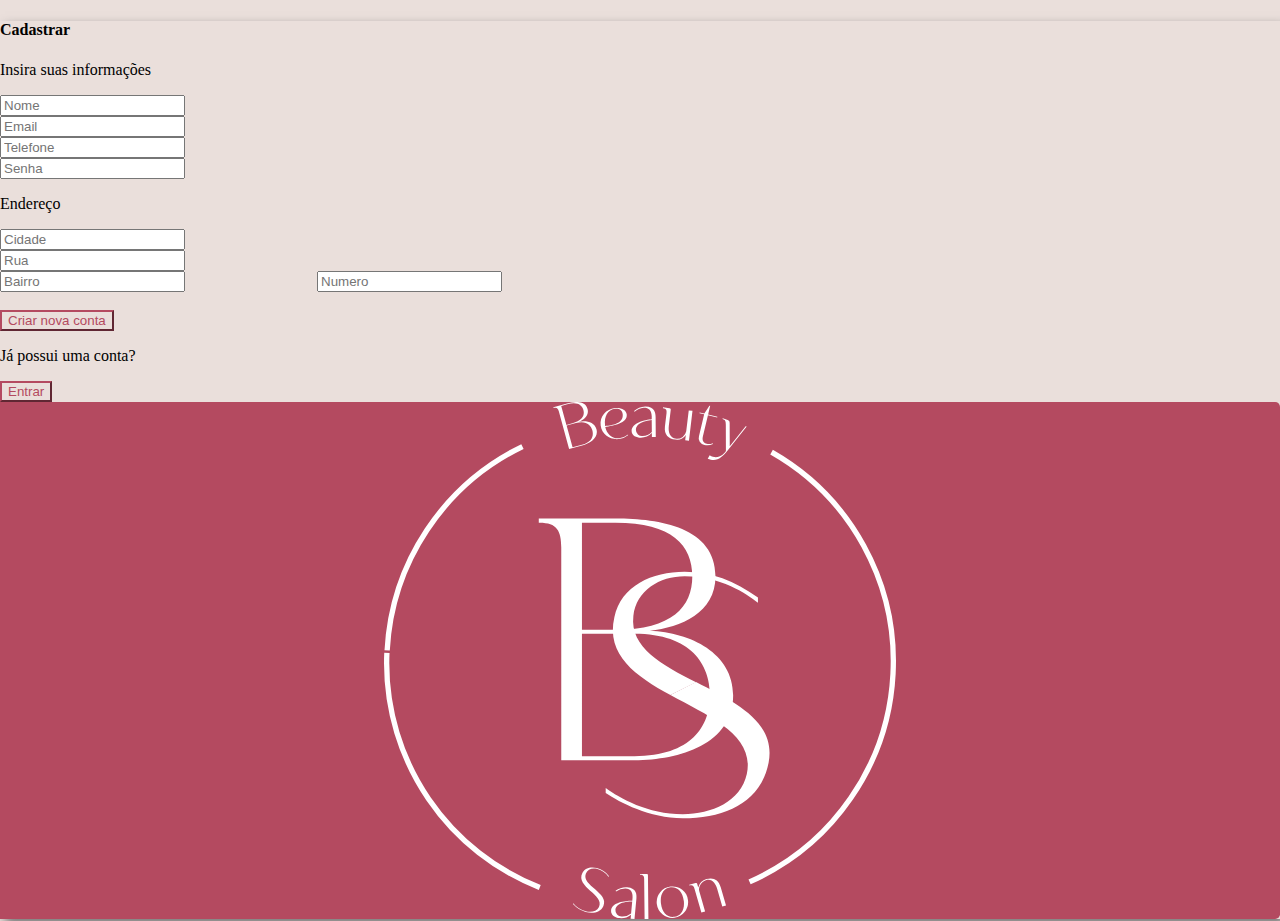
<file: Paginas/Cadastro/index.html>
<!DOCTYPE html>
<html lang="en">

<head>
    <meta charset="UTF-8">
    <meta http-equiv="X-UA-Compatible" content="IE=edge">
    <meta name="viewport" content="width=device-width, initial-scale=1.0">
    <title>Beauty Salon - Cadastro</title>
    <link rel="shortcut icon" href="Logo/Letra.svg">
    <link rel="stylesheet" href="css/style.css">
    <link href="https://cdn.jsdelivr.net/npm/bootstrap@5.0.2/dist/css/bootstrap.min.css" rel="stylesheet" integrity="sha384-EVSTQN3/azprG1Anm3QDgpJLIm9Nao0Yz1ztcQTwFspd3yD65VohhpuuCOmLASjC" crossorigin="anonymous">
    <script src="https://cdn.jsdelivr.net/npm/bootstrap@5.0.2/dist/js/bootstrap.bundle.min.js" integrity="sha384-MrcW6ZMFYlzcLA8Nl+NtUVF0sA7MsXsP1UyJoMp4YLEuNSfAP+JcXn/tWtIaxVXM" crossorigin="anonymous">
    </script>

    <!--Letra-->
    <link href="https://fonts.googleapis.com/css?family=Crimson+Text:400,400i,600|Montserrat:200,300,400" rel="stylesheet">

    <!--Link Redicerionar-->
    <script src="/jsRedireciona.js"></script>

</head>

<body>

    <section class="h-100 gradient-form" style="background-color: #eadfdb;">
        <div class="container py-5 h-100">
            <div class="row d-flex justify-content-center align-items-center h-100">
                <div class="col-xl-10">
                    <div class="card rounded-3 text-black" id="sombra">
                        <div class="row g-0">
                            <div class="col-lg-6">
                                <div class="card-body p-md-5 mx-md-4">

                                    <div class="text-center">

                                        <h4 class="mt-1 mb-5 pb-1"><b> Cadastrar</b></h4>
                                    </div>

                                    <form method="post" action="../BancoDeDados/cadastro.php">



                                        <p>Insira suas informações</p>

                                        <div class="form-outline mb-4">
                                            <input type="text" id="nome" class="form-control" placeholder="Nome" name="nome" />
                                        </div>
                                        <div class="form-outline mb-4">
                                            <input type="email" id="email" class="form-control" placeholder="Email" name="email" />
                                        </div>
                                        <div class="form-outline mb-4">
                                            <input type="tel" id="telefone" class="form-control" placeholder="Telefone" name="tel" />
                                        </div>
                                        <div class="form-outline mb-4">
                                            <input type="password" id="senha" class="form-control" placeholder="Senha" name="senha" />
                                        </div>


                                        <p>Endereço</p>
                                        <div class="form-outline mb-4">
                                            <input type="text" id="cidade" class="form-control" placeholder="Cidade" name="city" />
                                        </div>

                                        <div class="form-outline mb-4">
                                            <input type="text" id="cidade" class="form-control" placeholder="Rua" name="rua" />
                                        </div>
                                        <div class="input-group">

                                            <input type="text" id="bairro" class="form-control" placeholder="Bairro" style=" margin: auto; margin-right: 10%;" name="bairro" />


                                            <input type="number" id="numendereco" class="form-control" placeholder="Numero" style=" margin: auto;" name="numCasa" />
                                        </div>
                                        <br>

                                        <div class="text-center pt-1 mb-5 pb-1">
                                            <button class="btn btn" type="submit" id="colorButton"> Criar nova
                                                conta</button>
                                        </div>

                                        <div class="d-flex align-items-center justify-content-center pb-4">
                                            <p class="mb-0 me-2">Já possui uma conta?</p>
                                            <button type="button" id="colorButton" class="btn btn" onclick="login()">Entrar</button>
                                        </div>

                                    </form>


                                </div>
                            </div>
                            <div class="col-lg-6 d-flex align-items-center gradient-custom-2">
                                <div id="divlogo">
                                    <img src="img/LogoBranca.svg" style="width: 40%" alt="logo">

                                </div>
                            </div>
                        </div>
                    </div>
                </div>
            </div>
        </div>
    </section>

    <script>
        function login() {
            window.location.href = "../Login/index.html"
        }
    </script>


</body>

</html>
</file>
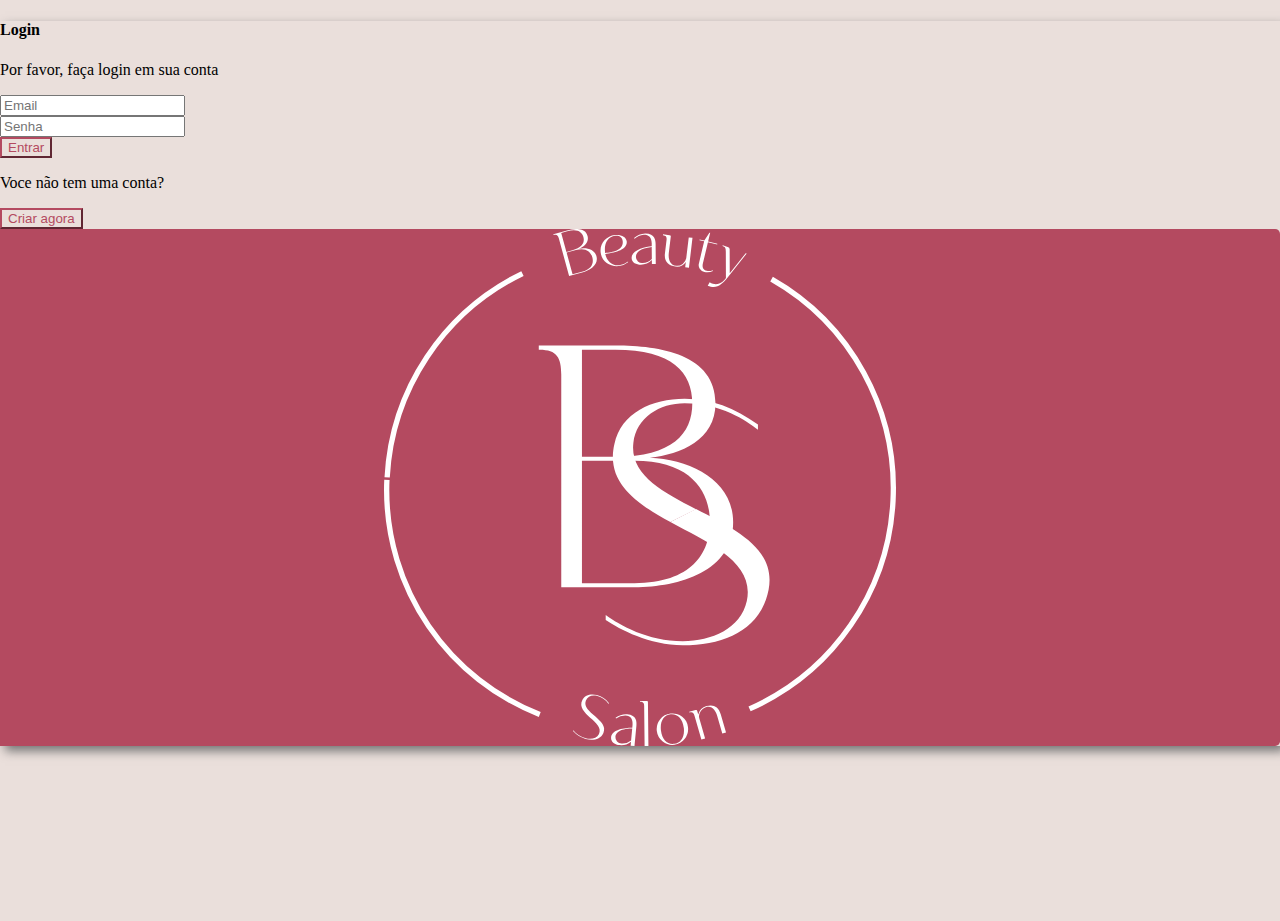
<file: Paginas/Login/index.html>
<!DOCTYPE html>
<html lang="en">

<head>
    <meta charset="UTF-8">
    <meta http-equiv="X-UA-Compatible" content="IE=edge">
    <meta name="viewport" content="width=device-width, initial-scale=1.0">
    <title>Beauty Salon - Login</title>
    <link rel="shortcut icon" href="Logo/Letra.svg">
    <link rel="stylesheet" href="css/style.css">
    <link href="https://cdn.jsdelivr.net/npm/bootstrap@5.0.2/dist/css/bootstrap.min.css" rel="stylesheet" integrity="sha384-EVSTQN3/azprG1Anm3QDgpJLIm9Nao0Yz1ztcQTwFspd3yD65VohhpuuCOmLASjC" crossorigin="anonymous">
    <script src="https://cdn.jsdelivr.net/npm/bootstrap@5.0.2/dist/js/bootstrap.bundle.min.js" integrity="sha384-MrcW6ZMFYlzcLA8Nl+NtUVF0sA7MsXsP1UyJoMp4YLEuNSfAP+JcXn/tWtIaxVXM" crossorigin="anonymous">
    </script>


    <!--Letra-->
    <link href="https://fonts.googleapis.com/css?family=Crimson+Text:400,400i,600|Montserrat:200,300,400" rel="stylesheet">
    <script src="/jsRedireciona.js"></script>

</head>

<body>

    <section class="h-100 gradient-form" style="background-color: #eadfdb;">
        <div class="container py-5 h-100">
            <div class="row d-flex justify-content-center align-items-center h-100">
                <div class="col-xl-10">
                    <div class="card rounded-3 text-black" id="sombra">
                        <div class="row g-0">
                            <div class="col-lg-6">
                                <div class="card-body p-md-5 mx-md-4">

                                    <div class="text-center">

                                        <h4 class="mt-1 mb-5 pb-1"><b> Login </b></h4>
                                    </div>

                                    <form method="post" action="../BancoDeDados/logar.php">
                                        <p>Por favor, faça login em sua conta</p>

                                        <div class="form-outline mb-4">

                                            <input type="email" id="form2Example11" class="form-control" placeholder="Email" name="emailLogado" />

                                        </div>

                                        <div class="form-outline mb-4">

                                            <input type="password" id="form2Example22" class="form-control" placeholder="Senha" name="senhaLogado" />

                                        </div>

                                        <div class="text-center pt-1 mb-5 pb-1">
                                            <button class="btn btn" type="submit" id="colorButton"> Entrar</button>
                                        </div>

                                        <div class="d-flex align-items-center justify-content-center pb-4">
                                            <p class="mb-0 me-2">Voce não tem uma conta?</p>
                                            <button type="button" id="colorButton" class="btn btn" onclick="mudarCadastro()">Criar
                                                agora</button>
                                        </div>

                                    </form>

                                </div>
                            </div>
                            <div class="col-lg-6 d-flex align-items-center gradient-custom-2">
                                <div id="divlogo">
                                    <img src="img/LogoBranca.svg" style="width: 40%" alt="logo">

                                </div>
                            </div>
                        </div>
                    </div>
                </div>
            </div>
        </div>
    </section>

    <script>
        function mudarCadastro() {
            window.location.href = "../Cadastro/index.html"
        }
    </script>


</body>

</html>
</file>
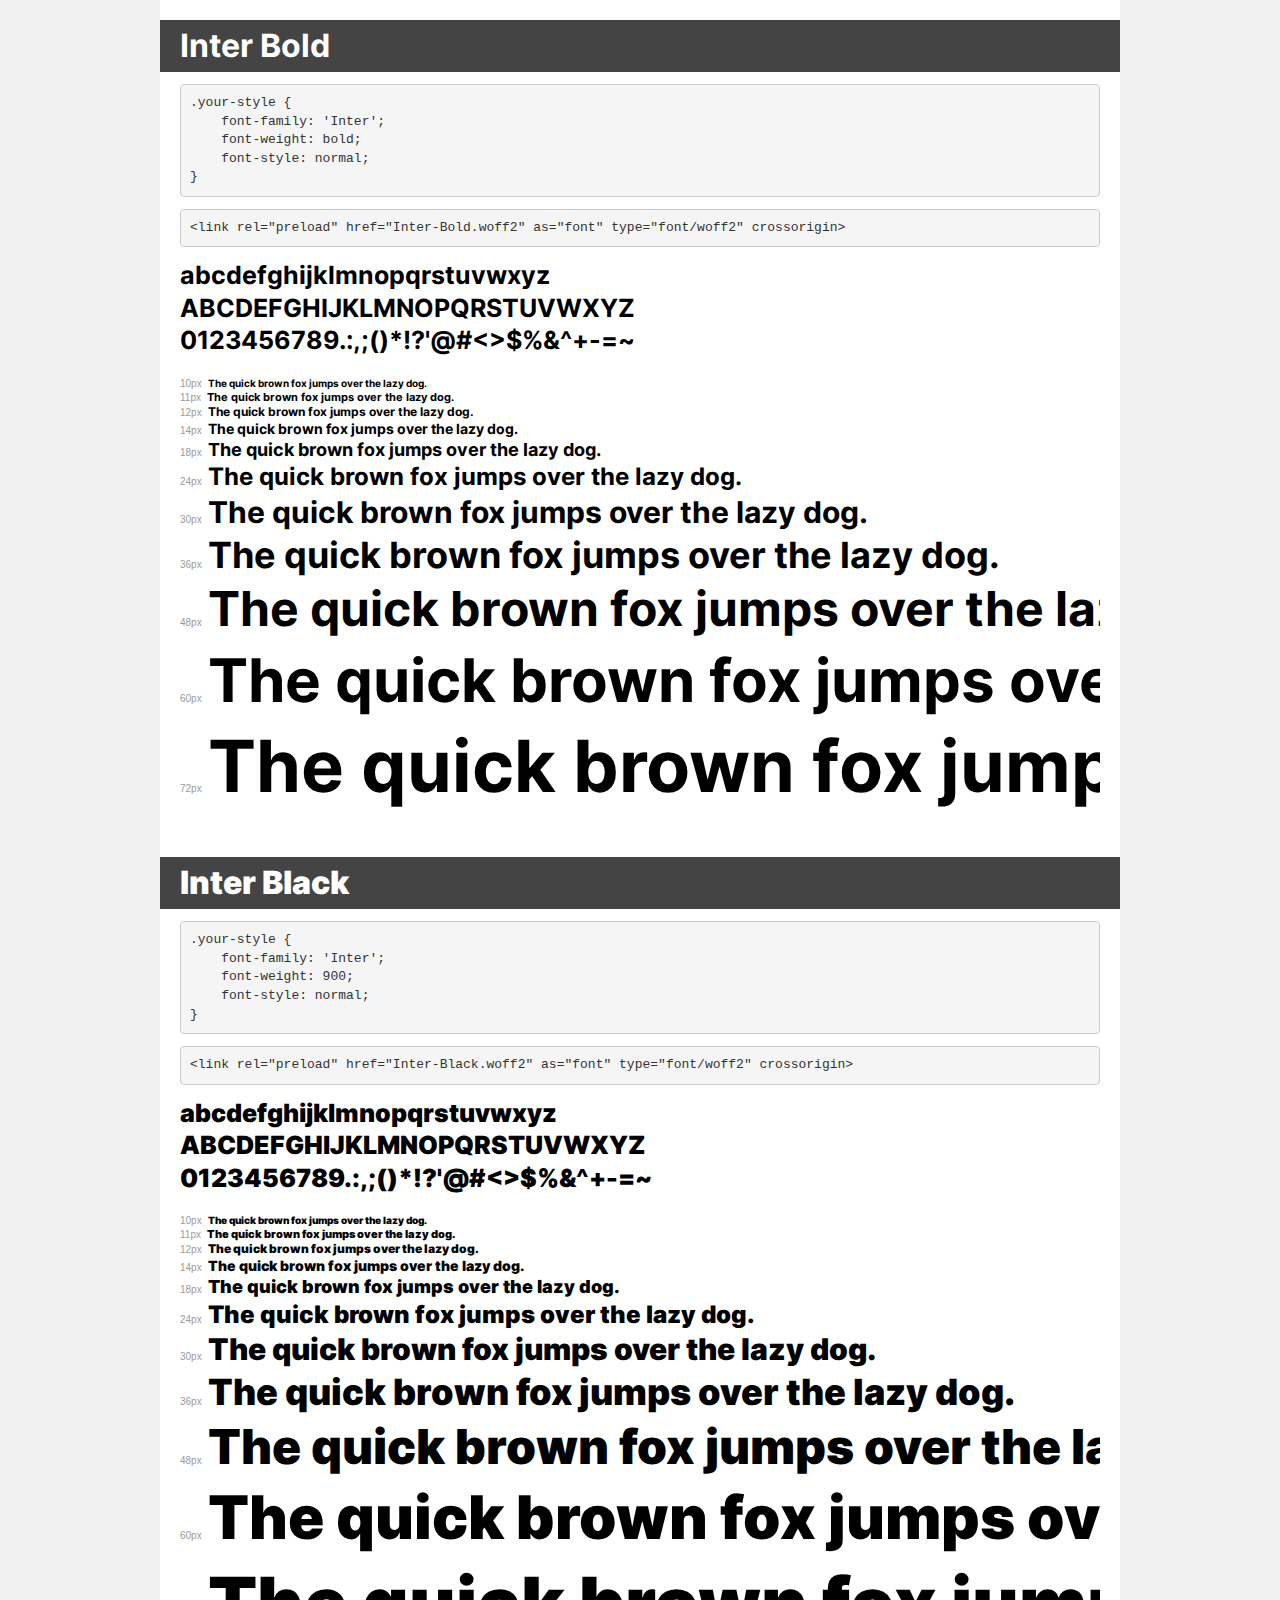
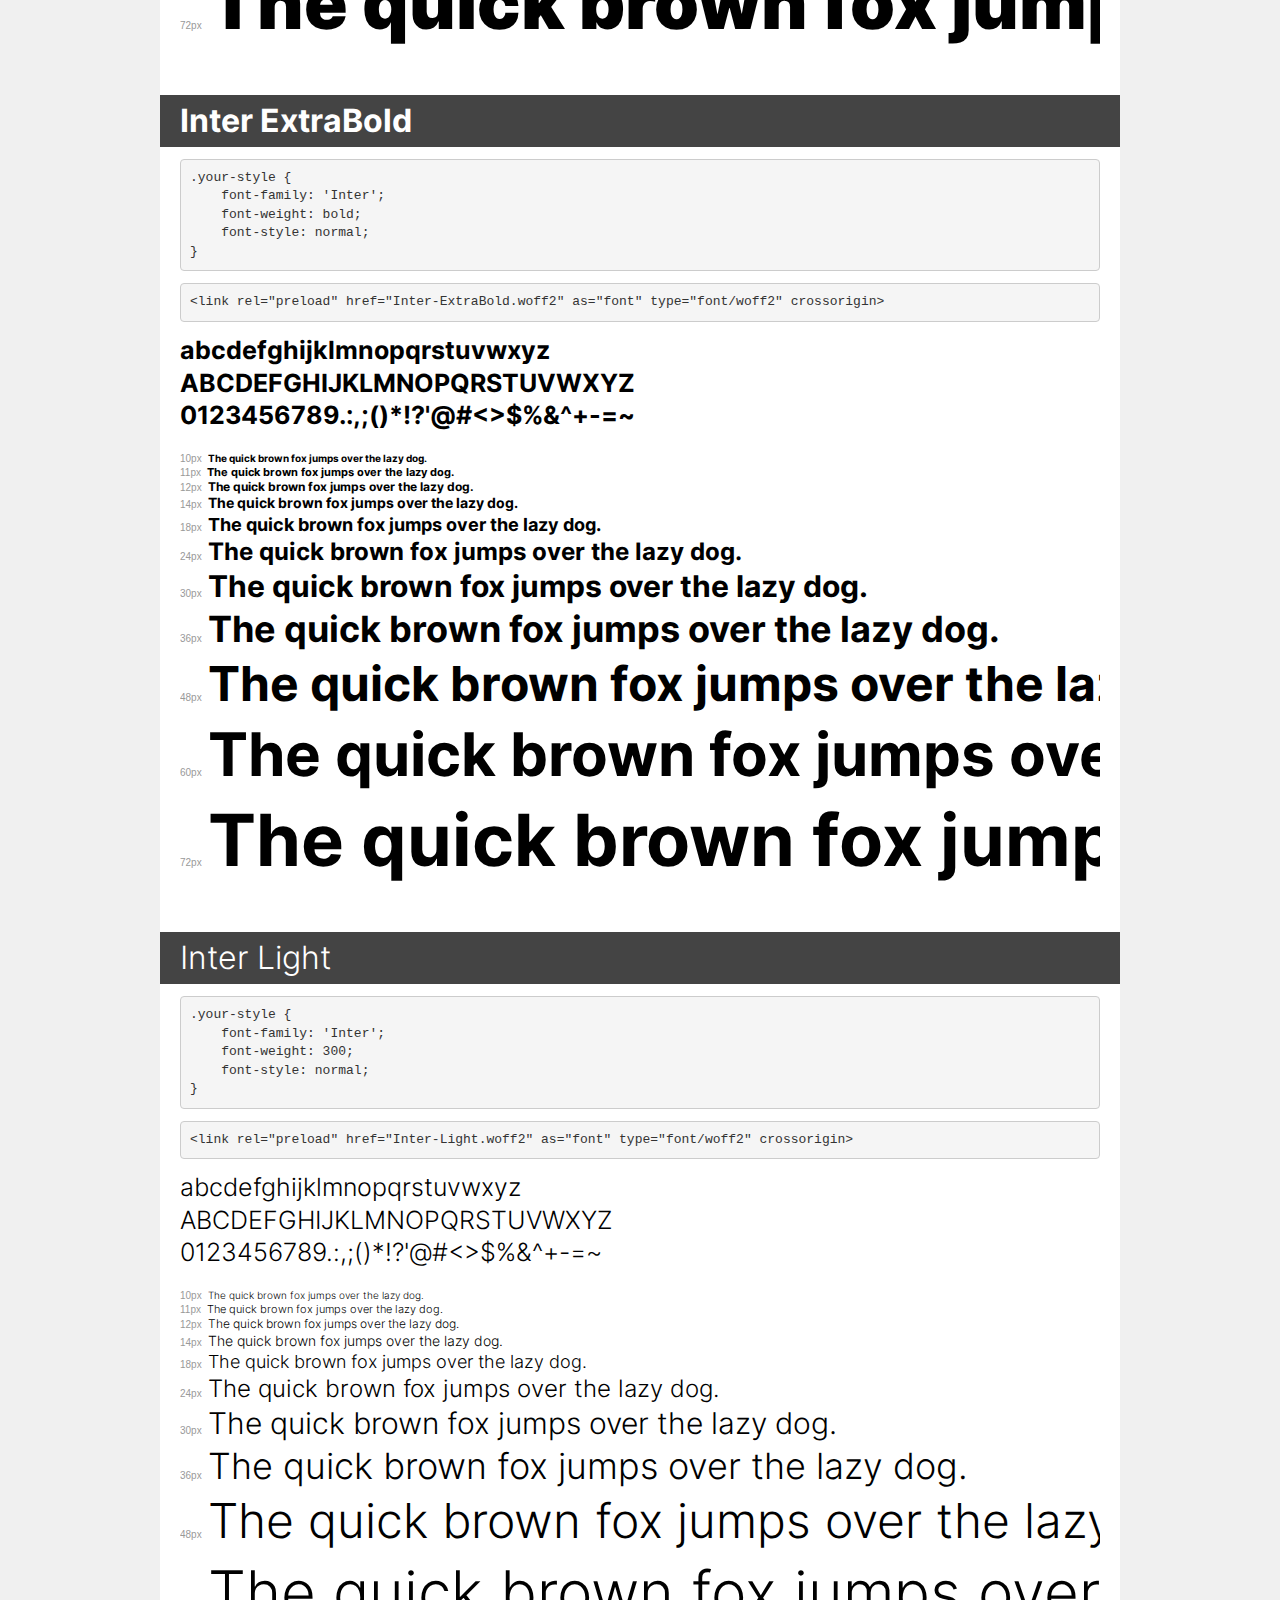
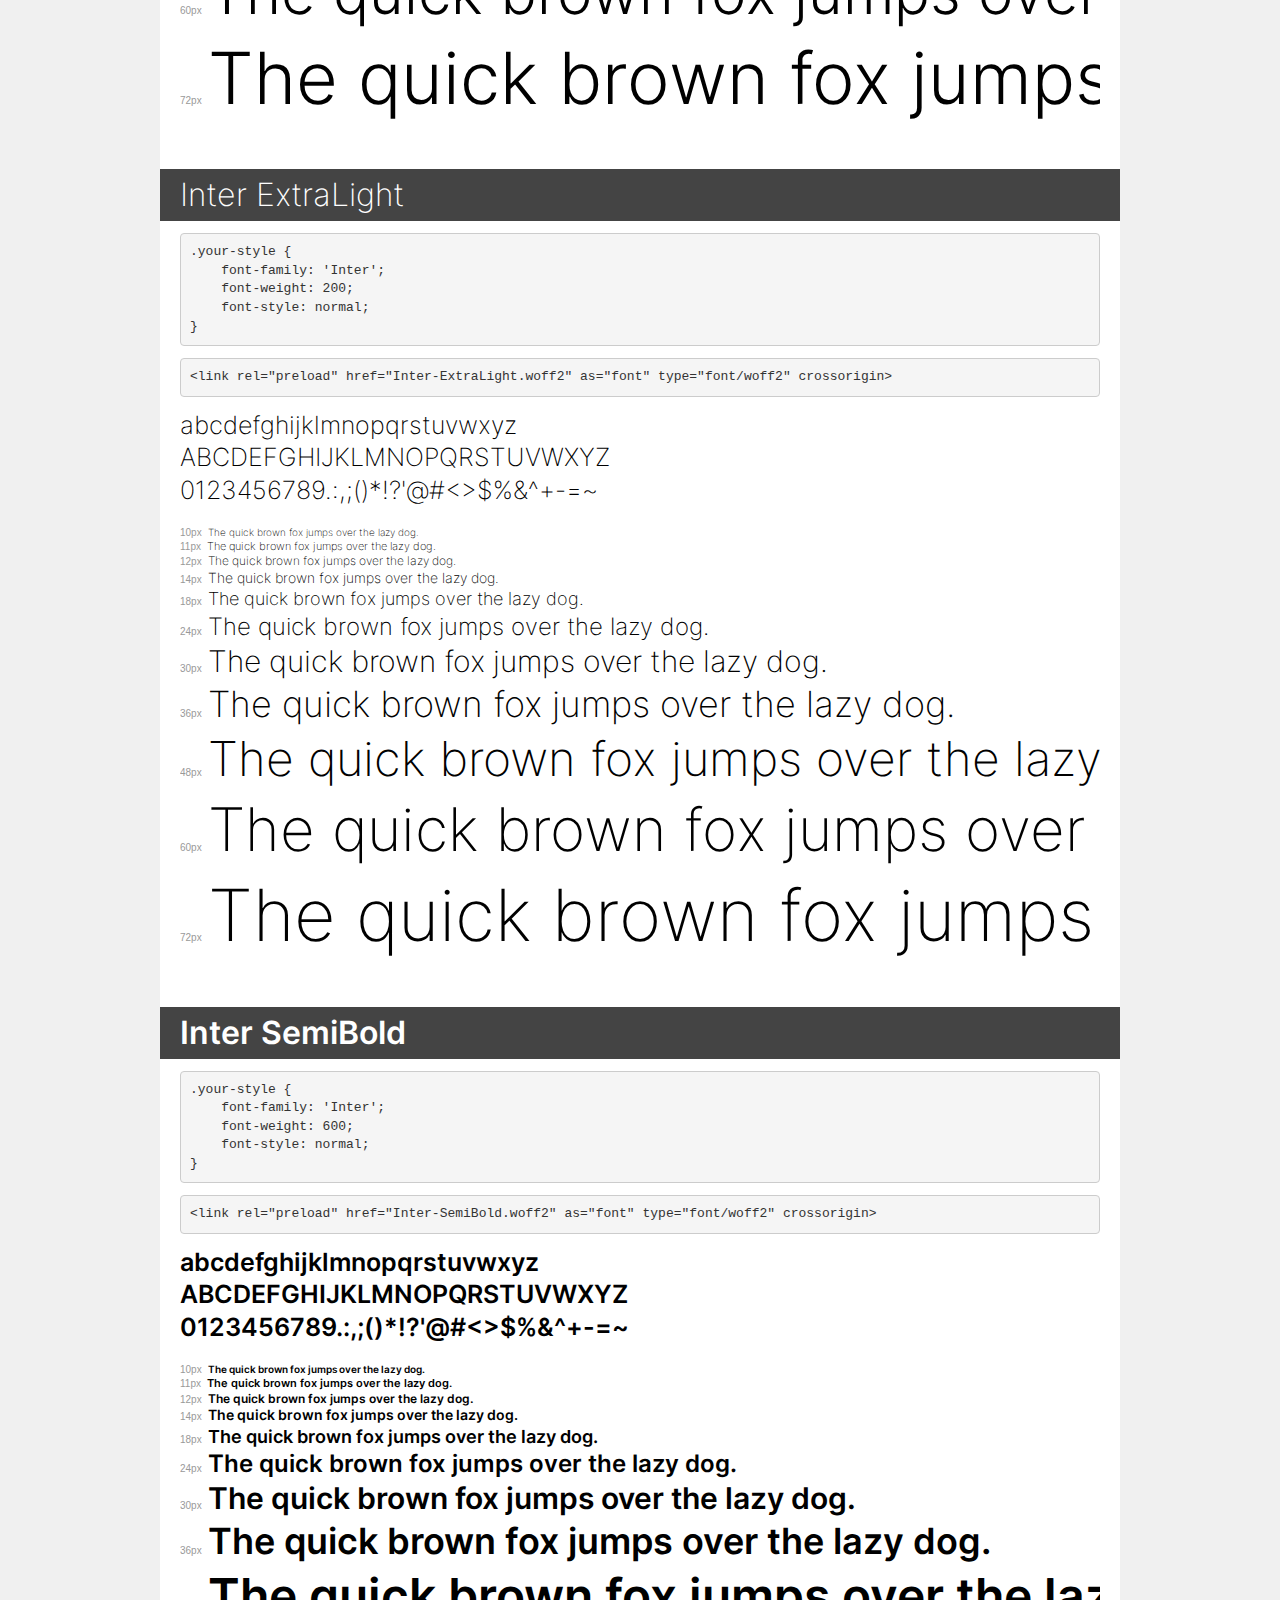
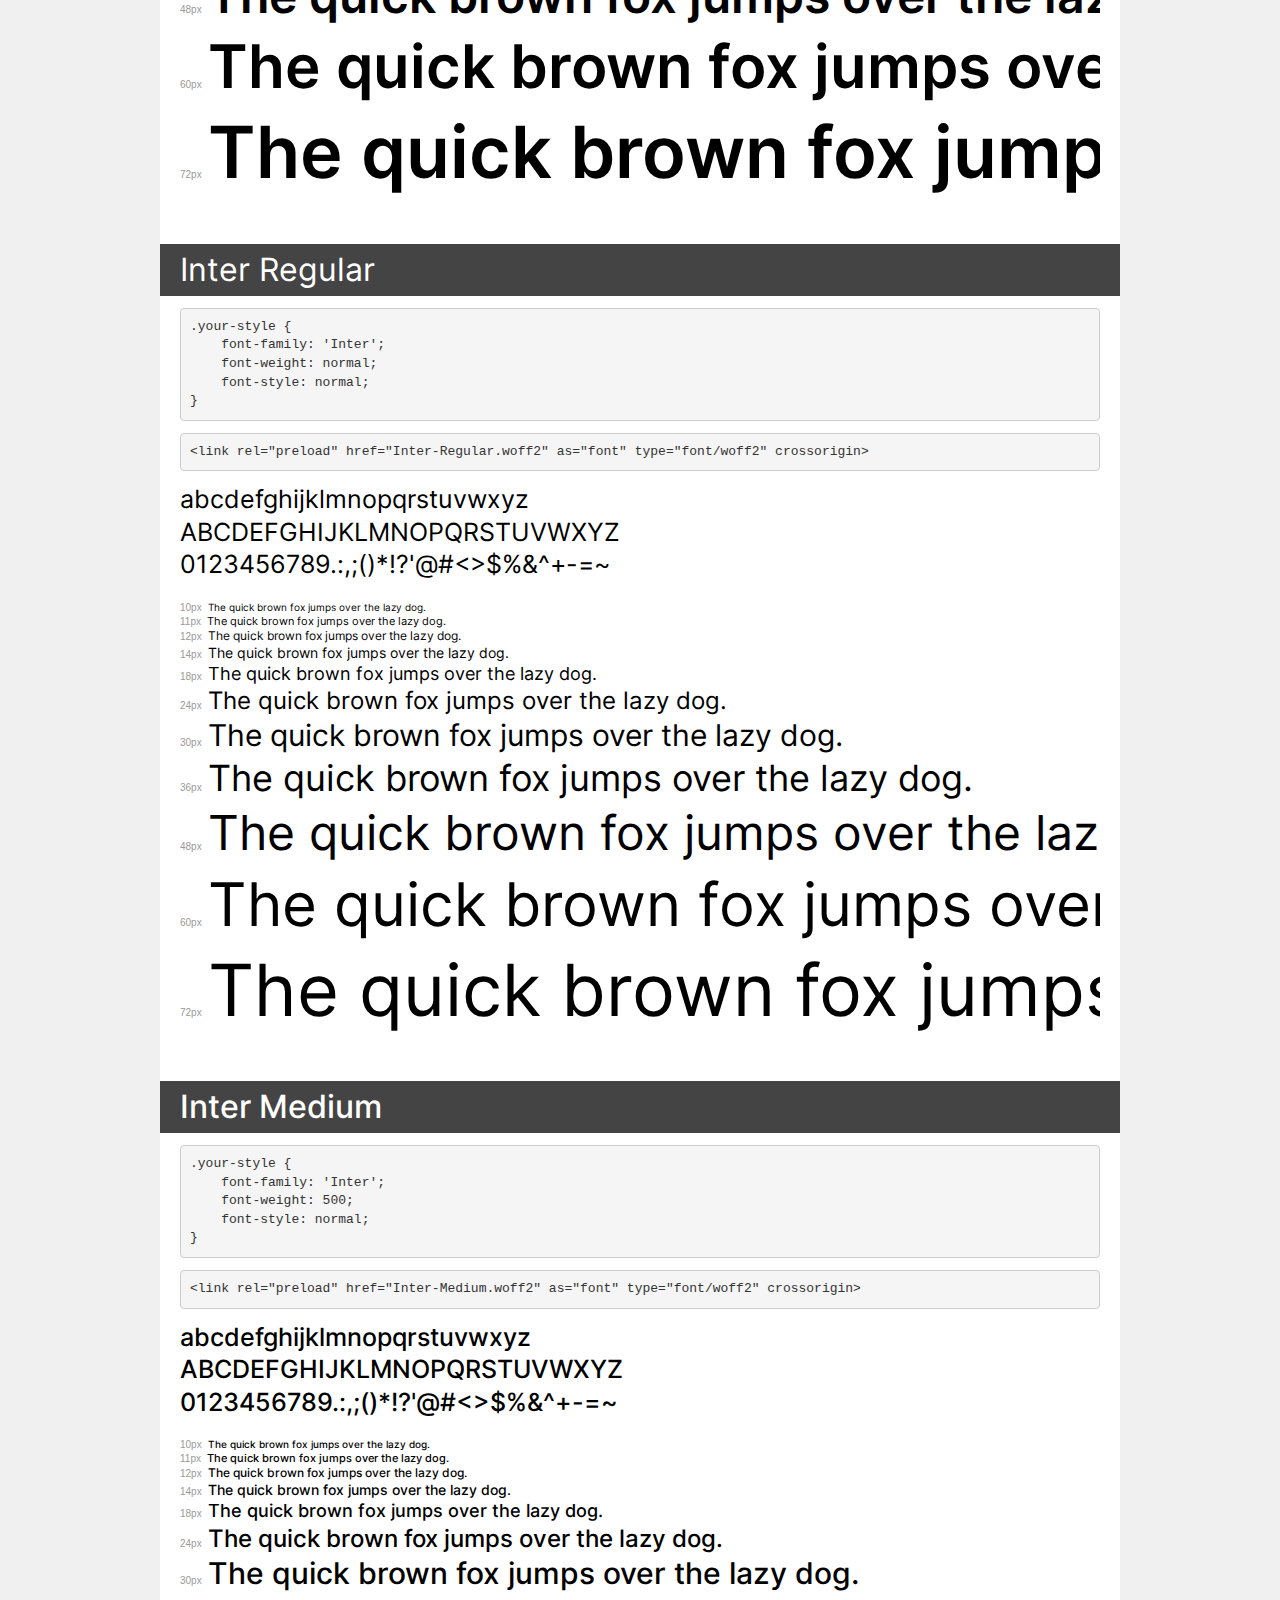
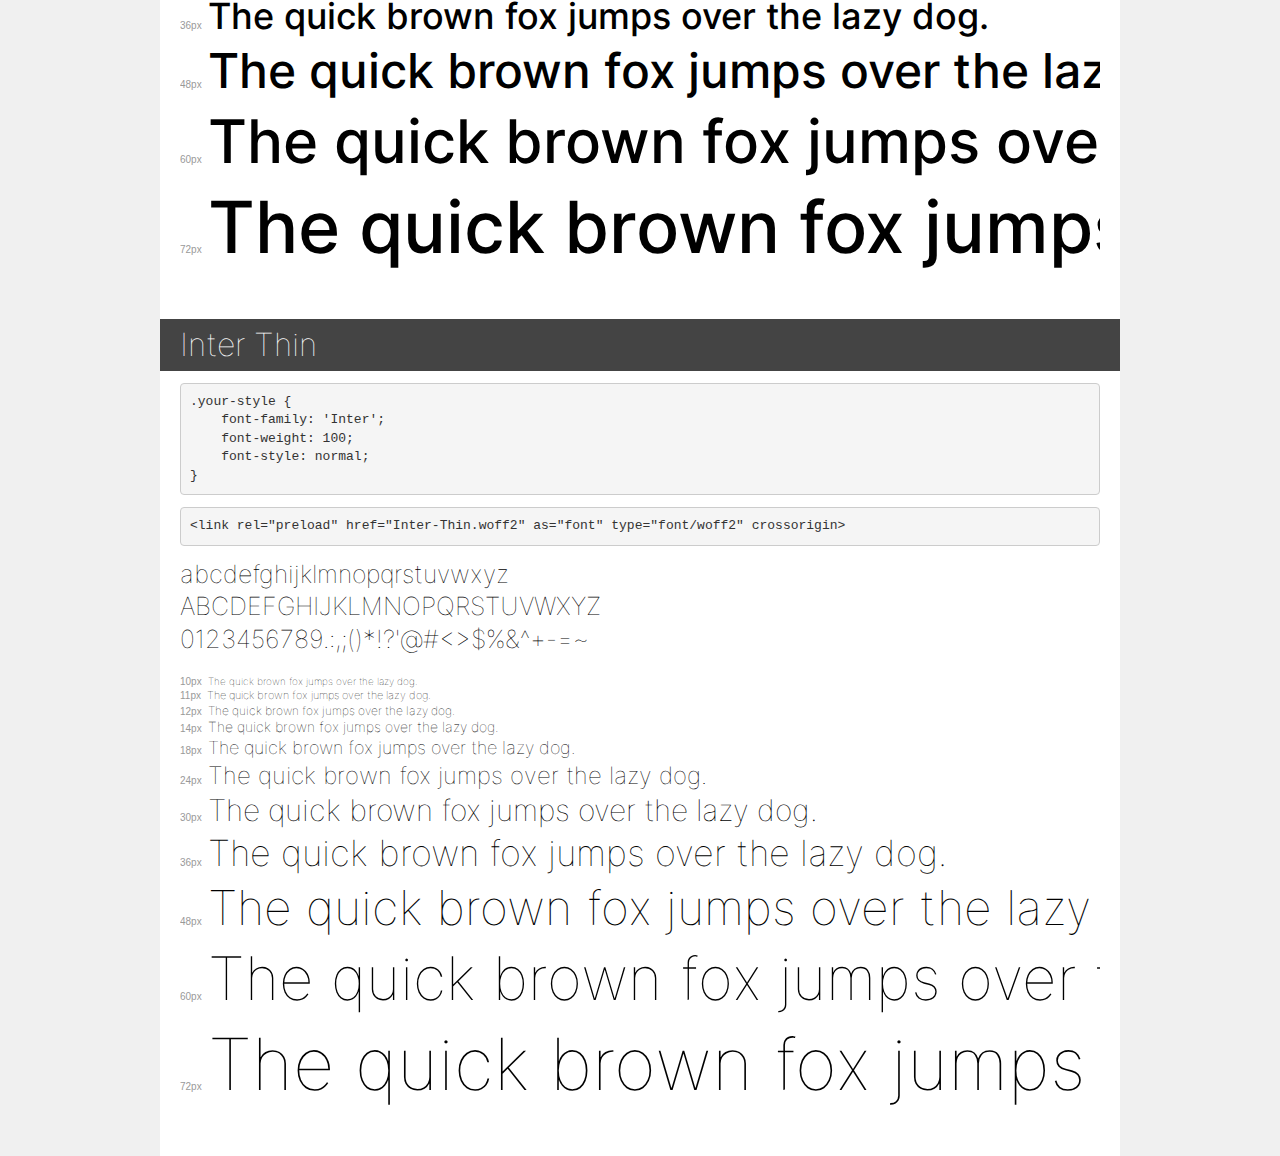
<file: Paginas/PaginaControle/Home/fonts/demo.html>
<!DOCTYPE html>
<html lang="en">
<head>
    <meta charset="utf-8">
    <meta http-equiv="X-UA-Compatible" content="IE=edge">
    <meta name="viewport" content="width=device-width, initial-scale=1">
    <meta name="robots" content="noindex, noarchive">
    <meta name="format-detection" content="telephone=no">
    <title>Transfonter demo</title>
    <link href="stylesheet.css" rel="stylesheet">
    <style>
        /*
        http://meyerweb.com/eric/tools/css/reset/
        v2.0 | 20110126
        License: none (public domain)
        */
        html, body, div, span, applet, object, iframe,
        h1, h2, h3, h4, h5, h6, p, blockquote, pre,
        a, abbr, acronym, address, big, cite, code,
        del, dfn, em, img, ins, kbd, q, s, samp,
        small, strike, strong, sub, sup, tt, var,
        b, u, i, center,
        dl, dt, dd, ol, ul, li,
        fieldset, form, label, legend,
        table, caption, tbody, tfoot, thead, tr, th, td,
        article, aside, canvas, details, embed,
        figure, figcaption, footer, header, hgroup,
        menu, nav, output, ruby, section, summary,
        time, mark, audio, video {
            margin: 0;
            padding: 0;
            border: 0;
            font-size: 100%;
            font: inherit;
            vertical-align: baseline;
        }
        /* HTML5 display-role reset for older browsers */
        article, aside, details, figcaption, figure,
        footer, header, hgroup, menu, nav, section {
            display: block;
        }
        body {
            line-height: 1;
        }
        ol, ul {
            list-style: none;
        }
        blockquote, q {
            quotes: none;
        }
        blockquote:before, blockquote:after,
        q:before, q:after {
            content: '';
            content: none;
        }
        table {
            border-collapse: collapse;
            border-spacing: 0;
        }
        /* demo styles */
        body {
            background: #f0f0f0;
            color: #000;
        }
        .page {
            background: #fff;
            width: 920px;
            margin: 0 auto;
            padding: 20px 20px 0 20px;
            overflow: hidden;
        }
        .font-container {
            overflow-x: auto;
            overflow-y: hidden;
            margin-bottom: 40px;
            line-height: 1.3;
            white-space: nowrap;
            padding-bottom: 5px;
        }
        h1 {
            position: relative;
            background: #444;
            font-size: 32px;
            color: #fff;
            padding: 10px 20px;
            margin: 0 -20px 12px -20px;
        }
        .letters {
            font-size: 25px;
            margin-bottom: 20px;
        }
        .s10:before {
            content: '10px';
        }
        .s11:before {
            content: '11px';
        }
        .s12:before {
            content: '12px';
        }
        .s14:before {
            content: '14px';
        }
        .s18:before {
            content: '18px';
        }
        .s24:before {
            content: '24px';
        }
        .s30:before {
            content: '30px';
        }
        .s36:before {
            content: '36px';
        }
        .s48:before {
            content: '48px';
        }
        .s60:before {
            content: '60px';
        }
        .s72:before {
            content: '72px';
        }
        .s10:before, .s11:before, .s12:before, .s14:before,
        .s18:before, .s24:before, .s30:before, .s36:before,
        .s48:before, .s60:before, .s72:before {
            font-family: Arial, sans-serif;
            font-size: 10px;
            font-weight: normal;
            font-style: normal;
            color: #999;
            padding-right: 6px;
        }
        pre {
            display: block;
            padding: 9px;
            margin: 0 0 12px;
            font-family: Monaco, Menlo, Consolas, "Courier New", monospace;
            font-size: 13px;
            line-height: 1.428571429;
            color: #333;
            font-weight: normal;
            font-style: normal;
            background-color: #f5f5f5;
            border: 1px solid #ccc;
            overflow-x: auto;
            border-radius: 4px;
        }
        /* responsive */
        @media (max-width: 959px) {
            .page {
                width: auto;
                margin: 0;
            }
        }
    </style>
</head>
<body>
<div class="page">
    <div class="demo">
        <h1 style="font-family: 'Inter'; font-weight: bold; font-style: normal;">Inter Bold</h1>
        <pre title="Usage">.your-style {
    font-family: 'Inter';
    font-weight: bold;
    font-style: normal;
}</pre>
        <pre title="Preload (optional)">
&lt;link rel=&quot;preload&quot; href=&quot;Inter-Bold.woff2&quot; as=&quot;font&quot; type=&quot;font/woff2&quot; crossorigin&gt;</pre>
        <div class="font-container" style="font-family: 'Inter'; font-weight: bold; font-style: normal;">
            <p class="letters">
                abcdefghijklmnopqrstuvwxyz<br>
ABCDEFGHIJKLMNOPQRSTUVWXYZ<br>
                0123456789.:,;()*!?'@#&lt;&gt;$%&^+-=~
            </p>
            <p class="s10" style="font-size: 10px;">The quick brown fox jumps over the lazy dog.</p>
            <p class="s11" style="font-size: 11px;">The quick brown fox jumps over the lazy dog.</p>
            <p class="s12" style="font-size: 12px;">The quick brown fox jumps over the lazy dog.</p>
            <p class="s14" style="font-size: 14px;">The quick brown fox jumps over the lazy dog.</p>
            <p class="s18" style="font-size: 18px;">The quick brown fox jumps over the lazy dog.</p>
            <p class="s24" style="font-size: 24px;">The quick brown fox jumps over the lazy dog.</p>
            <p class="s30" style="font-size: 30px;">The quick brown fox jumps over the lazy dog.</p>
            <p class="s36" style="font-size: 36px;">The quick brown fox jumps over the lazy dog.</p>
            <p class="s48" style="font-size: 48px;">The quick brown fox jumps over the lazy dog.</p>
            <p class="s60" style="font-size: 60px;">The quick brown fox jumps over the lazy dog.</p>
            <p class="s72" style="font-size: 72px;">The quick brown fox jumps over the lazy dog.</p>
        </div>
    </div>

    <div class="demo">
        <h1 style="font-family: 'Inter'; font-weight: 900; font-style: normal;">Inter Black</h1>
        <pre title="Usage">.your-style {
    font-family: 'Inter';
    font-weight: 900;
    font-style: normal;
}</pre>
        <pre title="Preload (optional)">
&lt;link rel=&quot;preload&quot; href=&quot;Inter-Black.woff2&quot; as=&quot;font&quot; type=&quot;font/woff2&quot; crossorigin&gt;</pre>
        <div class="font-container" style="font-family: 'Inter'; font-weight: 900; font-style: normal;">
            <p class="letters">
                abcdefghijklmnopqrstuvwxyz<br>
ABCDEFGHIJKLMNOPQRSTUVWXYZ<br>
                0123456789.:,;()*!?'@#&lt;&gt;$%&^+-=~
            </p>
            <p class="s10" style="font-size: 10px;">The quick brown fox jumps over the lazy dog.</p>
            <p class="s11" style="font-size: 11px;">The quick brown fox jumps over the lazy dog.</p>
            <p class="s12" style="font-size: 12px;">The quick brown fox jumps over the lazy dog.</p>
            <p class="s14" style="font-size: 14px;">The quick brown fox jumps over the lazy dog.</p>
            <p class="s18" style="font-size: 18px;">The quick brown fox jumps over the lazy dog.</p>
            <p class="s24" style="font-size: 24px;">The quick brown fox jumps over the lazy dog.</p>
            <p class="s30" style="font-size: 30px;">The quick brown fox jumps over the lazy dog.</p>
            <p class="s36" style="font-size: 36px;">The quick brown fox jumps over the lazy dog.</p>
            <p class="s48" style="font-size: 48px;">The quick brown fox jumps over the lazy dog.</p>
            <p class="s60" style="font-size: 60px;">The quick brown fox jumps over the lazy dog.</p>
            <p class="s72" style="font-size: 72px;">The quick brown fox jumps over the lazy dog.</p>
        </div>
    </div>

    <div class="demo">
        <h1 style="font-family: 'Inter'; font-weight: bold; font-style: normal;">Inter ExtraBold</h1>
        <pre title="Usage">.your-style {
    font-family: 'Inter';
    font-weight: bold;
    font-style: normal;
}</pre>
        <pre title="Preload (optional)">
&lt;link rel=&quot;preload&quot; href=&quot;Inter-ExtraBold.woff2&quot; as=&quot;font&quot; type=&quot;font/woff2&quot; crossorigin&gt;</pre>
        <div class="font-container" style="font-family: 'Inter'; font-weight: bold; font-style: normal;">
            <p class="letters">
                abcdefghijklmnopqrstuvwxyz<br>
ABCDEFGHIJKLMNOPQRSTUVWXYZ<br>
                0123456789.:,;()*!?'@#&lt;&gt;$%&^+-=~
            </p>
            <p class="s10" style="font-size: 10px;">The quick brown fox jumps over the lazy dog.</p>
            <p class="s11" style="font-size: 11px;">The quick brown fox jumps over the lazy dog.</p>
            <p class="s12" style="font-size: 12px;">The quick brown fox jumps over the lazy dog.</p>
            <p class="s14" style="font-size: 14px;">The quick brown fox jumps over the lazy dog.</p>
            <p class="s18" style="font-size: 18px;">The quick brown fox jumps over the lazy dog.</p>
            <p class="s24" style="font-size: 24px;">The quick brown fox jumps over the lazy dog.</p>
            <p class="s30" style="font-size: 30px;">The quick brown fox jumps over the lazy dog.</p>
            <p class="s36" style="font-size: 36px;">The quick brown fox jumps over the lazy dog.</p>
            <p class="s48" style="font-size: 48px;">The quick brown fox jumps over the lazy dog.</p>
            <p class="s60" style="font-size: 60px;">The quick brown fox jumps over the lazy dog.</p>
            <p class="s72" style="font-size: 72px;">The quick brown fox jumps over the lazy dog.</p>
        </div>
    </div>

    <div class="demo">
        <h1 style="font-family: 'Inter'; font-weight: 300; font-style: normal;">Inter Light</h1>
        <pre title="Usage">.your-style {
    font-family: 'Inter';
    font-weight: 300;
    font-style: normal;
}</pre>
        <pre title="Preload (optional)">
&lt;link rel=&quot;preload&quot; href=&quot;Inter-Light.woff2&quot; as=&quot;font&quot; type=&quot;font/woff2&quot; crossorigin&gt;</pre>
        <div class="font-container" style="font-family: 'Inter'; font-weight: 300; font-style: normal;">
            <p class="letters">
                abcdefghijklmnopqrstuvwxyz<br>
ABCDEFGHIJKLMNOPQRSTUVWXYZ<br>
                0123456789.:,;()*!?'@#&lt;&gt;$%&^+-=~
            </p>
            <p class="s10" style="font-size: 10px;">The quick brown fox jumps over the lazy dog.</p>
            <p class="s11" style="font-size: 11px;">The quick brown fox jumps over the lazy dog.</p>
            <p class="s12" style="font-size: 12px;">The quick brown fox jumps over the lazy dog.</p>
            <p class="s14" style="font-size: 14px;">The quick brown fox jumps over the lazy dog.</p>
            <p class="s18" style="font-size: 18px;">The quick brown fox jumps over the lazy dog.</p>
            <p class="s24" style="font-size: 24px;">The quick brown fox jumps over the lazy dog.</p>
            <p class="s30" style="font-size: 30px;">The quick brown fox jumps over the lazy dog.</p>
            <p class="s36" style="font-size: 36px;">The quick brown fox jumps over the lazy dog.</p>
            <p class="s48" style="font-size: 48px;">The quick brown fox jumps over the lazy dog.</p>
            <p class="s60" style="font-size: 60px;">The quick brown fox jumps over the lazy dog.</p>
            <p class="s72" style="font-size: 72px;">The quick brown fox jumps over the lazy dog.</p>
        </div>
    </div>

    <div class="demo">
        <h1 style="font-family: 'Inter'; font-weight: 200; font-style: normal;">Inter ExtraLight</h1>
        <pre title="Usage">.your-style {
    font-family: 'Inter';
    font-weight: 200;
    font-style: normal;
}</pre>
        <pre title="Preload (optional)">
&lt;link rel=&quot;preload&quot; href=&quot;Inter-ExtraLight.woff2&quot; as=&quot;font&quot; type=&quot;font/woff2&quot; crossorigin&gt;</pre>
        <div class="font-container" style="font-family: 'Inter'; font-weight: 200; font-style: normal;">
            <p class="letters">
                abcdefghijklmnopqrstuvwxyz<br>
ABCDEFGHIJKLMNOPQRSTUVWXYZ<br>
                0123456789.:,;()*!?'@#&lt;&gt;$%&^+-=~
            </p>
            <p class="s10" style="font-size: 10px;">The quick brown fox jumps over the lazy dog.</p>
            <p class="s11" style="font-size: 11px;">The quick brown fox jumps over the lazy dog.</p>
            <p class="s12" style="font-size: 12px;">The quick brown fox jumps over the lazy dog.</p>
            <p class="s14" style="font-size: 14px;">The quick brown fox jumps over the lazy dog.</p>
            <p class="s18" style="font-size: 18px;">The quick brown fox jumps over the lazy dog.</p>
            <p class="s24" style="font-size: 24px;">The quick brown fox jumps over the lazy dog.</p>
            <p class="s30" style="font-size: 30px;">The quick brown fox jumps over the lazy dog.</p>
            <p class="s36" style="font-size: 36px;">The quick brown fox jumps over the lazy dog.</p>
            <p class="s48" style="font-size: 48px;">The quick brown fox jumps over the lazy dog.</p>
            <p class="s60" style="font-size: 60px;">The quick brown fox jumps over the lazy dog.</p>
            <p class="s72" style="font-size: 72px;">The quick brown fox jumps over the lazy dog.</p>
        </div>
    </div>

    <div class="demo">
        <h1 style="font-family: 'Inter'; font-weight: 600; font-style: normal;">Inter SemiBold</h1>
        <pre title="Usage">.your-style {
    font-family: 'Inter';
    font-weight: 600;
    font-style: normal;
}</pre>
        <pre title="Preload (optional)">
&lt;link rel=&quot;preload&quot; href=&quot;Inter-SemiBold.woff2&quot; as=&quot;font&quot; type=&quot;font/woff2&quot; crossorigin&gt;</pre>
        <div class="font-container" style="font-family: 'Inter'; font-weight: 600; font-style: normal;">
            <p class="letters">
                abcdefghijklmnopqrstuvwxyz<br>
ABCDEFGHIJKLMNOPQRSTUVWXYZ<br>
                0123456789.:,;()*!?'@#&lt;&gt;$%&^+-=~
            </p>
            <p class="s10" style="font-size: 10px;">The quick brown fox jumps over the lazy dog.</p>
            <p class="s11" style="font-size: 11px;">The quick brown fox jumps over the lazy dog.</p>
            <p class="s12" style="font-size: 12px;">The quick brown fox jumps over the lazy dog.</p>
            <p class="s14" style="font-size: 14px;">The quick brown fox jumps over the lazy dog.</p>
            <p class="s18" style="font-size: 18px;">The quick brown fox jumps over the lazy dog.</p>
            <p class="s24" style="font-size: 24px;">The quick brown fox jumps over the lazy dog.</p>
            <p class="s30" style="font-size: 30px;">The quick brown fox jumps over the lazy dog.</p>
            <p class="s36" style="font-size: 36px;">The quick brown fox jumps over the lazy dog.</p>
            <p class="s48" style="font-size: 48px;">The quick brown fox jumps over the lazy dog.</p>
            <p class="s60" style="font-size: 60px;">The quick brown fox jumps over the lazy dog.</p>
            <p class="s72" style="font-size: 72px;">The quick brown fox jumps over the lazy dog.</p>
        </div>
    </div>

    <div class="demo">
        <h1 style="font-family: 'Inter'; font-weight: normal; font-style: normal;">Inter Regular</h1>
        <pre title="Usage">.your-style {
    font-family: 'Inter';
    font-weight: normal;
    font-style: normal;
}</pre>
        <pre title="Preload (optional)">
&lt;link rel=&quot;preload&quot; href=&quot;Inter-Regular.woff2&quot; as=&quot;font&quot; type=&quot;font/woff2&quot; crossorigin&gt;</pre>
        <div class="font-container" style="font-family: 'Inter'; font-weight: normal; font-style: normal;">
            <p class="letters">
                abcdefghijklmnopqrstuvwxyz<br>
ABCDEFGHIJKLMNOPQRSTUVWXYZ<br>
                0123456789.:,;()*!?'@#&lt;&gt;$%&^+-=~
            </p>
            <p class="s10" style="font-size: 10px;">The quick brown fox jumps over the lazy dog.</p>
            <p class="s11" style="font-size: 11px;">The quick brown fox jumps over the lazy dog.</p>
            <p class="s12" style="font-size: 12px;">The quick brown fox jumps over the lazy dog.</p>
            <p class="s14" style="font-size: 14px;">The quick brown fox jumps over the lazy dog.</p>
            <p class="s18" style="font-size: 18px;">The quick brown fox jumps over the lazy dog.</p>
            <p class="s24" style="font-size: 24px;">The quick brown fox jumps over the lazy dog.</p>
            <p class="s30" style="font-size: 30px;">The quick brown fox jumps over the lazy dog.</p>
            <p class="s36" style="font-size: 36px;">The quick brown fox jumps over the lazy dog.</p>
            <p class="s48" style="font-size: 48px;">The quick brown fox jumps over the lazy dog.</p>
            <p class="s60" style="font-size: 60px;">The quick brown fox jumps over the lazy dog.</p>
            <p class="s72" style="font-size: 72px;">The quick brown fox jumps over the lazy dog.</p>
        </div>
    </div>

    <div class="demo">
        <h1 style="font-family: 'Inter'; font-weight: 500; font-style: normal;">Inter Medium</h1>
        <pre title="Usage">.your-style {
    font-family: 'Inter';
    font-weight: 500;
    font-style: normal;
}</pre>
        <pre title="Preload (optional)">
&lt;link rel=&quot;preload&quot; href=&quot;Inter-Medium.woff2&quot; as=&quot;font&quot; type=&quot;font/woff2&quot; crossorigin&gt;</pre>
        <div class="font-container" style="font-family: 'Inter'; font-weight: 500; font-style: normal;">
            <p class="letters">
                abcdefghijklmnopqrstuvwxyz<br>
ABCDEFGHIJKLMNOPQRSTUVWXYZ<br>
                0123456789.:,;()*!?'@#&lt;&gt;$%&^+-=~
            </p>
            <p class="s10" style="font-size: 10px;">The quick brown fox jumps over the lazy dog.</p>
            <p class="s11" style="font-size: 11px;">The quick brown fox jumps over the lazy dog.</p>
            <p class="s12" style="font-size: 12px;">The quick brown fox jumps over the lazy dog.</p>
            <p class="s14" style="font-size: 14px;">The quick brown fox jumps over the lazy dog.</p>
            <p class="s18" style="font-size: 18px;">The quick brown fox jumps over the lazy dog.</p>
            <p class="s24" style="font-size: 24px;">The quick brown fox jumps over the lazy dog.</p>
            <p class="s30" style="font-size: 30px;">The quick brown fox jumps over the lazy dog.</p>
            <p class="s36" style="font-size: 36px;">The quick brown fox jumps over the lazy dog.</p>
            <p class="s48" style="font-size: 48px;">The quick brown fox jumps over the lazy dog.</p>
            <p class="s60" style="font-size: 60px;">The quick brown fox jumps over the lazy dog.</p>
            <p class="s72" style="font-size: 72px;">The quick brown fox jumps over the lazy dog.</p>
        </div>
    </div>

    <div class="demo">
        <h1 style="font-family: 'Inter'; font-weight: 100; font-style: normal;">Inter Thin</h1>
        <pre title="Usage">.your-style {
    font-family: 'Inter';
    font-weight: 100;
    font-style: normal;
}</pre>
        <pre title="Preload (optional)">
&lt;link rel=&quot;preload&quot; href=&quot;Inter-Thin.woff2&quot; as=&quot;font&quot; type=&quot;font/woff2&quot; crossorigin&gt;</pre>
        <div class="font-container" style="font-family: 'Inter'; font-weight: 100; font-style: normal;">
            <p class="letters">
                abcdefghijklmnopqrstuvwxyz<br>
ABCDEFGHIJKLMNOPQRSTUVWXYZ<br>
                0123456789.:,;()*!?'@#&lt;&gt;$%&^+-=~
            </p>
            <p class="s10" style="font-size: 10px;">The quick brown fox jumps over the lazy dog.</p>
            <p class="s11" style="font-size: 11px;">The quick brown fox jumps over the lazy dog.</p>
            <p class="s12" style="font-size: 12px;">The quick brown fox jumps over the lazy dog.</p>
            <p class="s14" style="font-size: 14px;">The quick brown fox jumps over the lazy dog.</p>
            <p class="s18" style="font-size: 18px;">The quick brown fox jumps over the lazy dog.</p>
            <p class="s24" style="font-size: 24px;">The quick brown fox jumps over the lazy dog.</p>
            <p class="s30" style="font-size: 30px;">The quick brown fox jumps over the lazy dog.</p>
            <p class="s36" style="font-size: 36px;">The quick brown fox jumps over the lazy dog.</p>
            <p class="s48" style="font-size: 48px;">The quick brown fox jumps over the lazy dog.</p>
            <p class="s60" style="font-size: 60px;">The quick brown fox jumps over the lazy dog.</p>
            <p class="s72" style="font-size: 72px;">The quick brown fox jumps over the lazy dog.</p>
        </div>
    </div>

</div>
</body>
</html>
</file>
<file: Paginas/Cadastro/css/style.css>
.gradient-custom-2 {
    /* fallback for old browsers */
    background: #b44a60;

    /* Chrome 10-25, Safari 5.1-6 */
    background-color: #b44a60;

    /* W3C, IE 10+/ Edge, Firefox 16+, Chrome 26+, Opera 12+, Safari 7+ */
    background-color: #b44a60;
}

@media (min-width: 768px) {
    .gradient-form {
        height: 100vh !important;
    }
}

@media (min-width: 769px) {
    .gradient-custom-2 {
        border-top-right-radius: .3rem;
        border-bottom-right-radius: .3rem;
    }
}


#buttonentrar {
    background-color: #b44a60;
}

#divlogo {
    height: 100%;
    width: 100%;
    display: flex;
    justify-content: center;
    align-items: center;
    margin: 0%;
    padding: 0%;
}

html, body {
    height: 100%;
    width: 100%;
    padding: 0%;
    margin: 0%;
    background-color: #eadfdb;
}

#colorButton {
    color: #b44a60;
    border-color: #b44a60;
    background-color: transparent;
}

#sombra {
    border: 0%;
    box-shadow: 5px 5px 10px rgb(116, 116, 116);
}
</file>
<file: Paginas/Login/css/style.css>
.gradient-custom-2 {
    /* fallback for old browsers */
    background: #b44a60;

    /* Chrome 10-25, Safari 5.1-6 */
    background-color: #b44a60;

    /* W3C, IE 10+/ Edge, Firefox 16+, Chrome 26+, Opera 12+, Safari 7+ */
    background-color: #b44a60;
}

@media (min-width: 768px) {
    .gradient-form {
        height: 100vh !important;
    }
}

@media (min-width: 769px) {
    .gradient-custom-2 {
        border-top-right-radius: .3rem;
        border-bottom-right-radius: .3rem;
    }
}


#buttonentrar {
    background-color: #b44a60;
}

#divlogo {
    height: 100%;
    width: 100%;
    display: flex;
    justify-content: center;
    align-items: center;
    margin: 0%;
    padding: 0%;
}

html, body {
    height: 100%;
    width: 100%;
    padding: 0%;
    margin: 0%;
    background-color: #eadfdb;
}

#colorButton {
    color: #b44a60;
    border-color: #b44a60;
    background-color: transparent;
}

#sombra {
    border: 0%;
    box-shadow: 5px 5px 10px rgb(116, 116, 116);
}
</file>
<file: Paginas/PaginaControle/Home/fonts/stylesheet.css>
@font-face {
    font-family: 'Inter';
    src: url('Inter-Thin.woff2') format('woff2');
    font-weight: 100;
    font-style: normal;
    font-display: swap;
}

@font-face {
    font-family: 'Inter';
    src: url('Inter-ExtraLight.woff2') format('woff2');
    font-weight: 200;
    font-style: normal;
    font-display: swap;
}

@font-face {
    font-family: 'Inter';
    src: url('Inter-Light.woff2') format('woff2');
    font-weight: 300;
    font-style: normal;
    font-display: swap;
}

@font-face {
    font-family: 'Inter';
    src: url('Inter-Regular.woff2') format('woff2');
    font-weight: 400;
    font-style: normal;
    font-display: swap;
}

@font-face {
    font-family: 'Inter';
    src: url('Inter-Medium.woff2') format('woff2');
    font-weight: 500;
    font-style: normal;
    font-display: swap;
}

@font-face {
    font-family: 'Inter';
    src: url('Inter-SemiBold.woff2') format('woff2');
    font-weight: 600;
    font-style: normal;
    font-display: swap;
}

@font-face {
    font-family: 'Inter';
    src: url('Inter-Bold.woff2') format('woff2');
    font-weight: 700;
    font-style: normal;
    font-display: swap;
}

@font-face {
    font-family: 'Inter';
    src: url('Inter-ExtraBold.woff2') format('woff2');
    font-weight: 800;
    font-style: normal;
    font-display: swap;
}

@font-face {
    font-family: 'Inter';
    src: url('Inter-Black.woff2') format('woff2');
    font-weight: 900;
    font-style: normal;
    font-display: swap;
}
</file>
